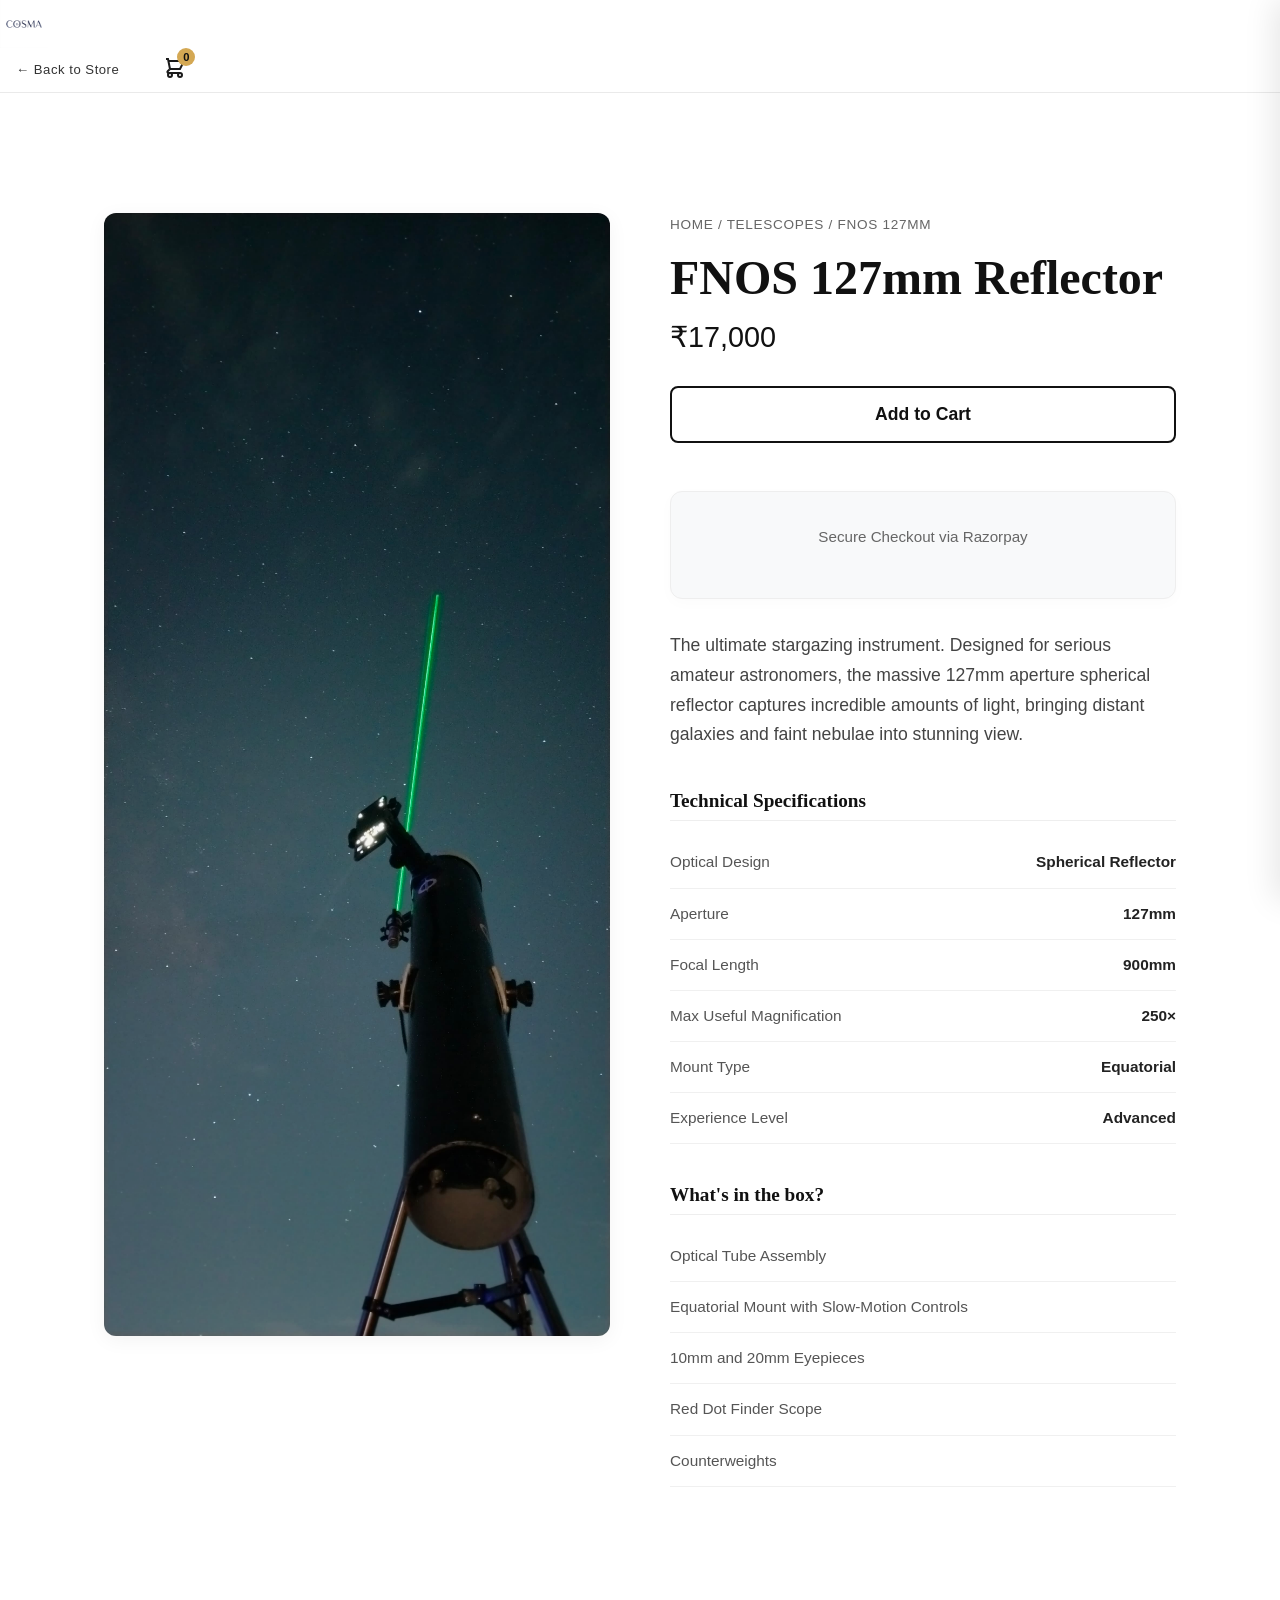
<file: product-127mm.html>
<!DOCTYPE html>
<html lang="en">
<head>
    <meta charset="UTF-8">
    <meta name="viewport" content="width=device-width, initial-scale=1.0">
    <meta http-equiv="Content-Security-Policy" content="default-src 'self' https: 'unsafe-inline' 'unsafe-eval' data:;">
    <title>FNOS 127mm Reflector Telescope - Cosma</title>
    
    <!-- Fonts -->
    <link rel="preconnect" href="https://fonts.googleapis.com">
    <link rel="preconnect" href="https://fonts.gstatic.com" crossorigin>
    <link href="https://fonts.googleapis.com/css2?family=DM+Sans:opsz,wght@9..40,300;9..40,400;9..40,500;9..40,600&family=Playfair+Display:ital,wght@0,400;0,600;0,700;1,400&display=swap" rel="stylesheet">
    
    <!-- CSS -->
    <link rel="stylesheet" href="styles.css">
    
    <!-- Favicon -->
    <link rel="icon" type="image/x-icon" href="images/favicon.ico">
</head>
<body class="ecommerce-page">
    
    <!-- Navigation -->
    <nav class="navbar ecommerce-nav">
        <div class="nav-container">
            <a href="index.html" class="logo">
                <img src="images/cosma-logo.png" alt="Cosma Logo" class="logo-img">
            </a>
            <div class="nav-links" style="display: flex; gap: 20px; align-items: center;">
                <a href="index.html#products" class="nav-link">← Back to Store</a>
                <button class="nav-cart-btn open-cart" aria-label="Open Cart">
                    <svg width="24" height="24" fill="none" stroke="currentColor" stroke-width="2" viewBox="0 0 24 24">
                        <path d="M3 3h2l.4 2M7 13h10l4-8H5.4M7 13L5.4 5M7 13l-2.293 2.293c-.63.63-.184 1.707.707 1.707H17m0 0a2 2 0 100 4 2 2 0 000-4zm-8 2a2 2 0 11-4 0 2 2 0 014 0z"></path>
                    </svg>
                    <span class="cart-count">0</span>
                </button>
            </div>
        </div>
    </nav>

    <!-- Product Showcase -->
    <section class="product-showcase">
        <div class="product-showcase-container">
            
            <!-- Left Column: Gallery -->
            <div class="product-gallery">
                <div class="product-main-image">
                    <img src="images/products/fnos-127mm.jpg" alt="FNOS 127mm Telescope">
                </div>
            </div>

            <!-- Right Column: Details & Checkout -->
            <div class="product-details-pane">
                <div class="product-breadcrumbs">
                    <a href="index.html">Home</a> / <a href="index.html#products">Telescopes</a> / FNOS 127mm
                </div>
                
                <h1 class="ecommerce-title">FNOS 127mm Reflector</h1>
                <div class="ecommerce-price">₹17,000</div>

                <!-- CART BUTTON -->
                <button class="btn-add-to-cart add-to-cart-btn" data-id="fnos-127mm" data-name="FNOS 127mm Reflector" data-price="16000" data-img="images/products/fnos-127mm.jpg">
                    Add to Cart
                </button>

                <!-- RAZORPAY CHECKOUT AREA -->
                <div class="razorpay-checkout-container">
                    <p class="razorpay-placeholder">Secure Checkout via Razorpay</p>
                    
                    <!-- Razorpay Button Added from Manager's Doc -->
                    <form><script src="https://checkout.razorpay.com/v1/payment-button.js" data-payment_button_id="pl_SxBiix5lFFbKcT" async> </script> </form>
                    
                </div>
                <!-- END RAZORPAY CHECKOUT AREA -->

                <div class="ecommerce-description">
                    <p>The ultimate stargazing instrument. Designed for serious amateur astronomers, the massive 127mm aperture spherical reflector captures incredible amounts of light, bringing distant galaxies and faint nebulae into stunning view.</p>
                </div>

                <div class="ecommerce-specs">
                    <h3>Technical Specifications</h3>
                    <ul>
                        <li><span>Optical Design</span> <strong>Spherical Reflector</strong></li>
                        <li><span>Aperture</span> <strong>127mm</strong></li>
                        <li><span>Focal Length</span> <strong>900mm</strong></li>
                        <li><span>Max Useful Magnification</span> <strong>250×</strong></li>
                        <li><span>Mount Type</span> <strong>Equatorial</strong></li>
                        <li><span>Experience Level</span> <strong>Advanced</strong></li>
                    </ul>
                </div>
                
                <div class="ecommerce-specs">
                    <h3>What's in the box?</h3>
                    <ul>
                        <li><span>Optical Tube Assembly</span></li>
                        <li><span>Equatorial Mount with Slow-Motion Controls</span></li>
                        <li><span>10mm and 20mm Eyepieces</span></li>
                        <li><span>Red Dot Finder Scope</span></li>
                        <li><span>Counterweights</span></li>
                    </ul>
                </div>
            </div>
        </div>
    </section>

    <!-- ═══════════════════════════════════════════ -->
    <!-- CART DRAWER                                 -->
    <!-- ═══════════════════════════════════════════ -->
    <div id="cart-drawer-overlay" class="cart-drawer-overlay"></div>
    <div id="cart-drawer" class="cart-drawer">
        <div class="cart-header">
            <h2>Your Cart</h2>
            <button class="cart-close" aria-label="Close Cart">×</button>
        </div>
        <div class="cart-items" id="cart-items-container">
            <!-- Cart Items Rendered via JS -->
        </div>
        <div class="cart-footer">
            <div class="cart-total">
                <span>Total</span>
                <span id="cart-total-price">₹0</span>
            </div>
            <a href="#" id="checkout-btn" class="btn-checkout">Checkout via WhatsApp</a>
        </div>
    </div>

    <!-- JAVASCRIPT -->
    <script src="script.js"></script>
</body>
</html>
</file>
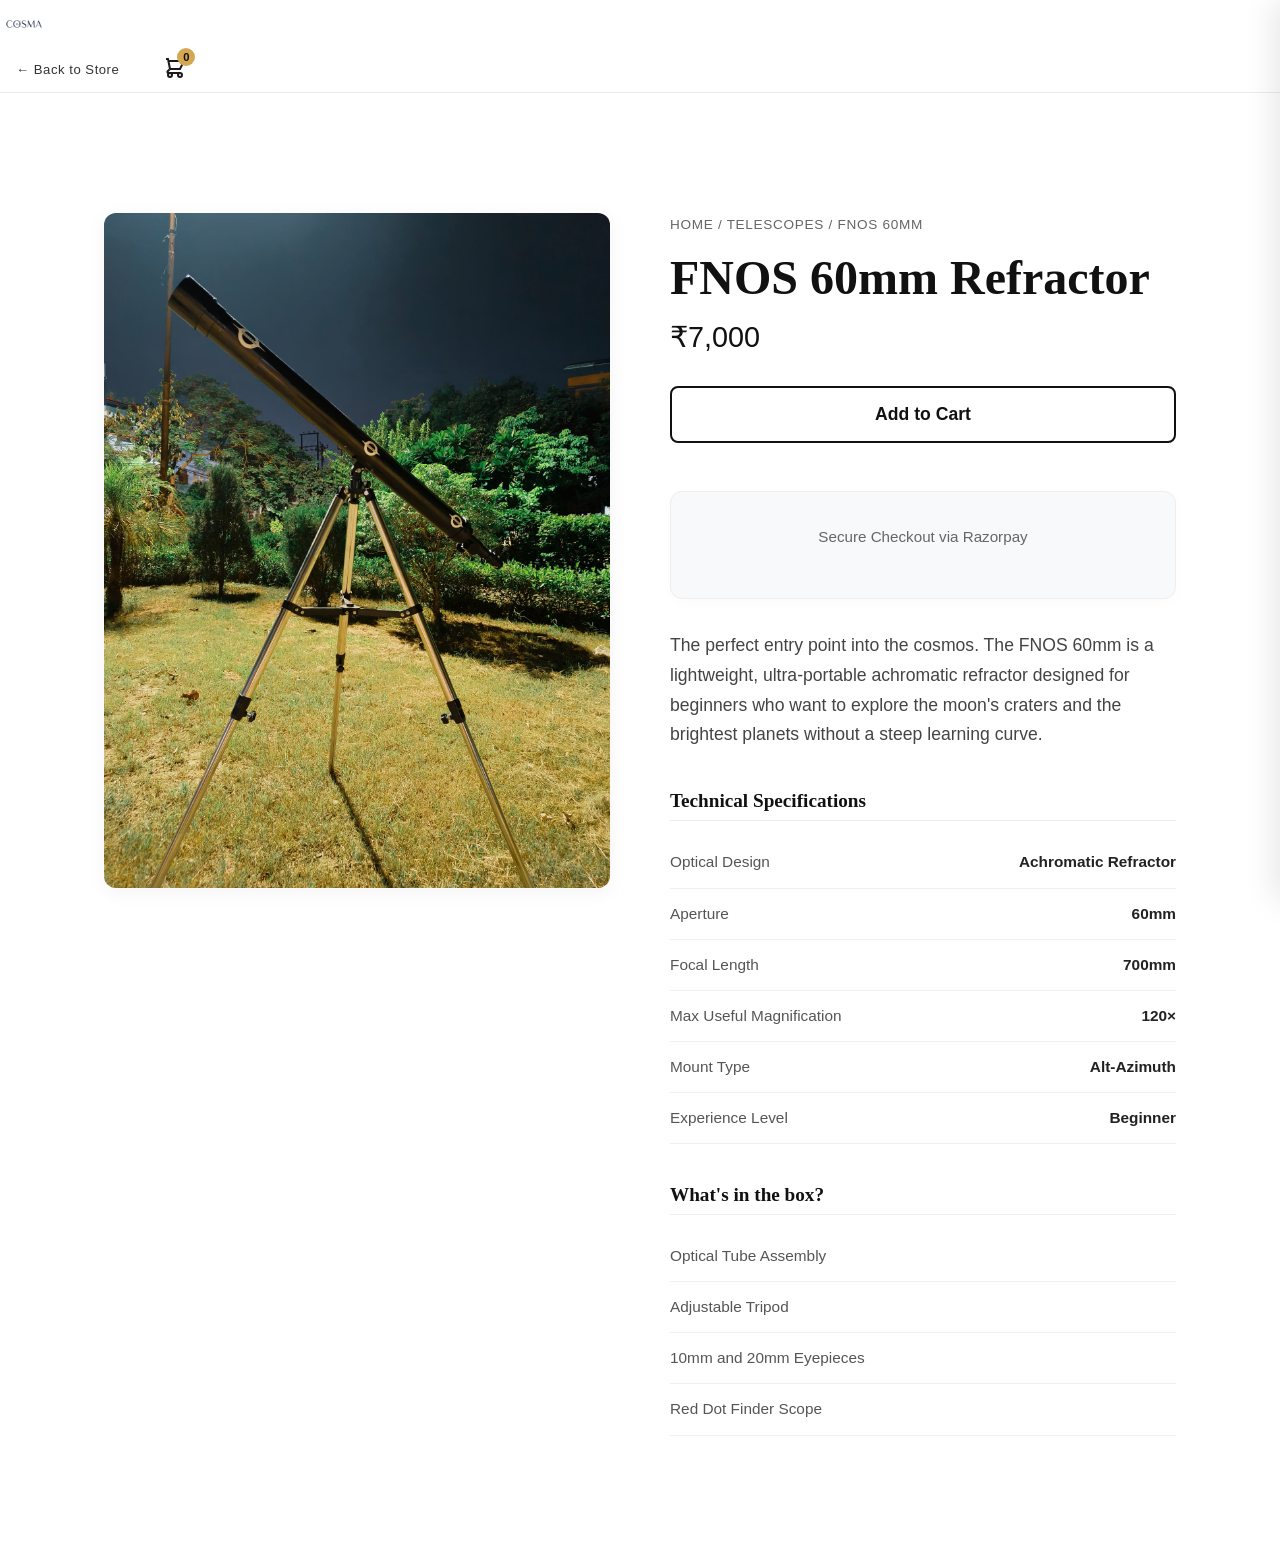
<file: product-60mm.html>
<!DOCTYPE html>
<html lang="en">
<head>
    <meta charset="UTF-8">
    <meta name="viewport" content="width=device-width, initial-scale=1.0">
    <meta http-equiv="Content-Security-Policy" content="default-src 'self' https: 'unsafe-inline' 'unsafe-eval' data:;">
    <title>FNOS 60mm Refractor Telescope - Cosma</title>
    
    <!-- Fonts -->
    <link rel="preconnect" href="https://fonts.googleapis.com">
    <link rel="preconnect" href="https://fonts.gstatic.com" crossorigin>
    <link href="https://fonts.googleapis.com/css2?family=DM+Sans:opsz,wght@9..40,300;9..40,400;9..40,500;9..40,600&family=Playfair+Display:ital,wght@0,400;0,600;0,700;1,400&display=swap" rel="stylesheet">
    
    <!-- CSS -->
    <link rel="stylesheet" href="styles.css">
    
    <!-- Favicon -->
    <link rel="icon" type="image/x-icon" href="images/favicon.ico">
</head>
<body class="ecommerce-page">
    
    <!-- Navigation -->
    <nav class="navbar ecommerce-nav">
        <div class="nav-container">
            <a href="index.html" class="logo">
                <img src="images/cosma-logo.png" alt="Cosma Logo" class="logo-img">
            </a>
            <div class="nav-links" style="display: flex; gap: 20px; align-items: center;">
                <a href="index.html#products" class="nav-link">← Back to Store</a>
                <button class="nav-cart-btn open-cart" aria-label="Open Cart">
                    <svg width="24" height="24" fill="none" stroke="currentColor" stroke-width="2" viewBox="0 0 24 24">
                        <path d="M3 3h2l.4 2M7 13h10l4-8H5.4M7 13L5.4 5M7 13l-2.293 2.293c-.63.63-.184 1.707.707 1.707H17m0 0a2 2 0 100 4 2 2 0 000-4zm-8 2a2 2 0 11-4 0 2 2 0 014 0z"></path>
                    </svg>
                    <span class="cart-count">0</span>
                </button>
            </div>
        </div>
    </nav>

    <!-- Product Showcase -->
    <section class="product-showcase">
        <div class="product-showcase-container">
            
            <!-- Left Column: Gallery -->
            <div class="product-gallery">
                <div class="product-main-image">
                    <img src="images/products/fnos-60mm.jpg" alt="FNOS 60mm Telescope">
                </div>
            </div>

            <!-- Right Column: Details & Checkout -->
            <div class="product-details-pane">
                <div class="product-breadcrumbs">
                    <a href="index.html">Home</a> / <a href="index.html#products">Telescopes</a> / FNOS 60mm
                </div>
                
                <h1 class="ecommerce-title">FNOS 60mm Refractor</h1>
                <div class="ecommerce-price">₹7,000</div>

                <!-- CART BUTTON -->
                <button class="btn-add-to-cart add-to-cart-btn" data-id="fnos-60mm" data-name="FNOS 60mm Refractor" data-price="7000" data-img="images/products/fnos-60mm.jpg">
                    Add to Cart
                </button>

                <!-- RAZORPAY CHECKOUT AREA -->
                <div class="razorpay-checkout-container">
                    <p class="razorpay-placeholder">Secure Checkout via Razorpay</p>
                    
                    <!-- Razorpay Button Added from Manager's Doc -->
                    <form><script src="https://checkout.razorpay.com/v1/payment-button.js" data-payment_button_id="pl_SxBdCwoOSw4e2a" async> </script> </form>
                    
                </div>
                <!-- END RAZORPAY CHECKOUT AREA -->

                <div class="ecommerce-description">
                    <p>The perfect entry point into the cosmos. The FNOS 60mm is a lightweight, ultra-portable achromatic refractor designed for beginners who want to explore the moon's craters and the brightest planets without a steep learning curve.</p>
                </div>

                <div class="ecommerce-specs">
                    <h3>Technical Specifications</h3>
                    <ul>
                        <li><span>Optical Design</span> <strong>Achromatic Refractor</strong></li>
                        <li><span>Aperture</span> <strong>60mm</strong></li>
                        <li><span>Focal Length</span> <strong>700mm</strong></li>
                        <li><span>Max Useful Magnification</span> <strong>120×</strong></li>
                        <li><span>Mount Type</span> <strong>Alt-Azimuth</strong></li>
                        <li><span>Experience Level</span> <strong>Beginner</strong></li>
                    </ul>
                </div>
                
                <div class="ecommerce-specs">
                    <h3>What's in the box?</h3>
                    <ul>
                        <li><span>Optical Tube Assembly</span></li>
                        <li><span>Adjustable Tripod</span></li>
                        <li><span>10mm and 20mm Eyepieces</span></li>
                        <li><span>Red Dot Finder Scope</span></li>
                    </ul>
                </div>
            </div>
        </div>
    </section>

    <!-- ═══════════════════════════════════════════ -->
    <!-- CART DRAWER                                 -->
    <!-- ═══════════════════════════════════════════ -->
    <div id="cart-drawer-overlay" class="cart-drawer-overlay"></div>
    <div id="cart-drawer" class="cart-drawer">
        <div class="cart-header">
            <h2>Your Cart</h2>
            <button class="cart-close" aria-label="Close Cart">×</button>
        </div>
        <div class="cart-items" id="cart-items-container">
            <!-- Cart Items Rendered via JS -->
        </div>
        <div class="cart-footer">
            <div class="cart-total">
                <span>Total</span>
                <span id="cart-total-price">₹0</span>
            </div>
            <a href="#" id="checkout-btn" class="btn-checkout">Checkout via WhatsApp</a>
        </div>
    </div>

    <!-- JAVASCRIPT -->
    <script src="script.js"></script>
</body>
</html>
</file>
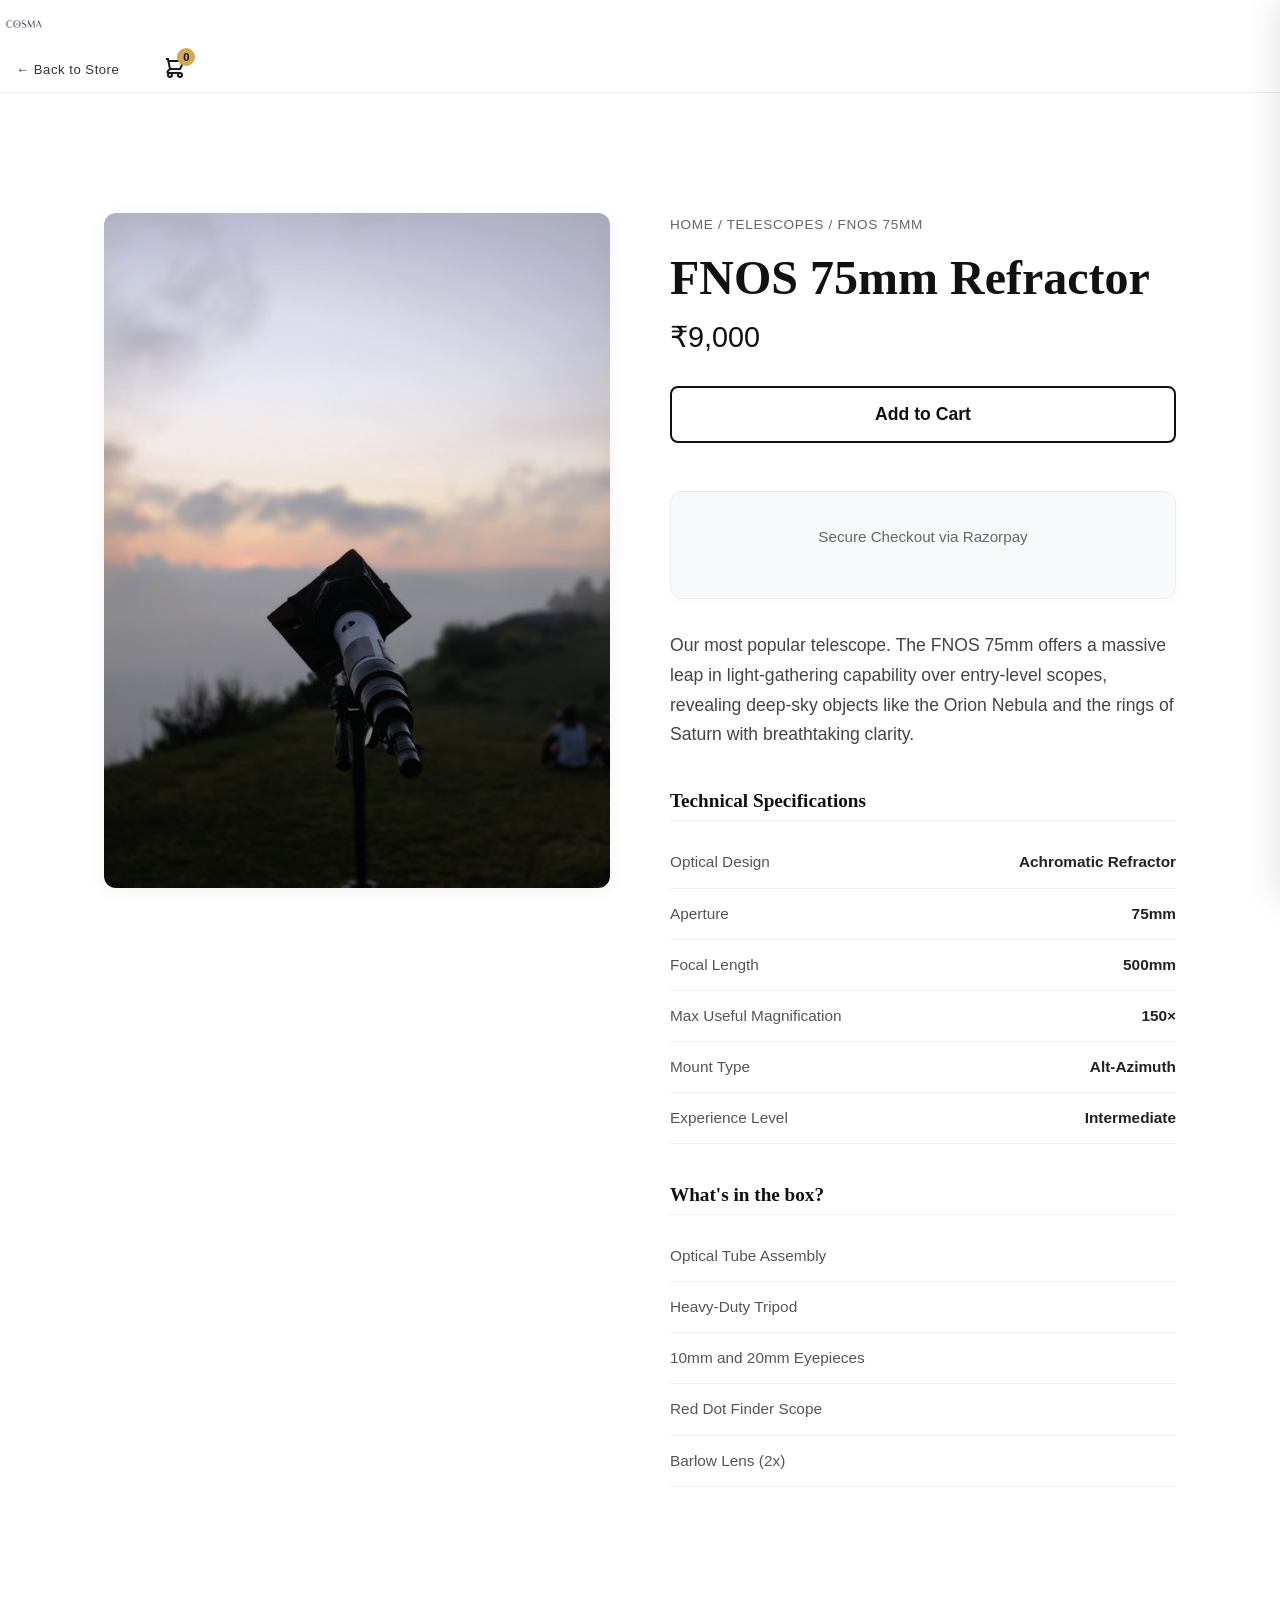
<file: product-75mm.html>
<!DOCTYPE html>
<html lang="en">
<head>
    <meta charset="UTF-8">
    <meta name="viewport" content="width=device-width, initial-scale=1.0">
    <meta http-equiv="Content-Security-Policy" content="default-src 'self' https: 'unsafe-inline' 'unsafe-eval' data:;">
    <title>FNOS 75mm Refractor Telescope - Cosma</title>
    
    <!-- Fonts -->
    <link rel="preconnect" href="https://fonts.googleapis.com">
    <link rel="preconnect" href="https://fonts.gstatic.com" crossorigin>
    <link href="https://fonts.googleapis.com/css2?family=DM+Sans:opsz,wght@9..40,300;9..40,400;9..40,500;9..40,600&family=Playfair+Display:ital,wght@0,400;0,600;0,700;1,400&display=swap" rel="stylesheet">
    
    <!-- CSS -->
    <link rel="stylesheet" href="styles.css">
    
    <!-- Favicon -->
    <link rel="icon" type="image/x-icon" href="images/favicon.ico">
</head>
<body class="ecommerce-page">
    
    <!-- Navigation -->
    <nav class="navbar ecommerce-nav">
        <div class="nav-container">
            <a href="index.html" class="logo">
                <img src="images/cosma-logo.png" alt="Cosma Logo" class="logo-img">
            </a>
            <div class="nav-links" style="display: flex; gap: 20px; align-items: center;">
                <a href="index.html#products" class="nav-link">← Back to Store</a>
                <button class="nav-cart-btn open-cart" aria-label="Open Cart">
                    <svg width="24" height="24" fill="none" stroke="currentColor" stroke-width="2" viewBox="0 0 24 24">
                        <path d="M3 3h2l.4 2M7 13h10l4-8H5.4M7 13L5.4 5M7 13l-2.293 2.293c-.63.63-.184 1.707.707 1.707H17m0 0a2 2 0 100 4 2 2 0 000-4zm-8 2a2 2 0 11-4 0 2 2 0 014 0z"></path>
                    </svg>
                    <span class="cart-count">0</span>
                </button>
            </div>
        </div>
    </nav>

    <!-- Product Showcase -->
    <section class="product-showcase">
        <div class="product-showcase-container">
            
            <!-- Left Column: Gallery -->
            <div class="product-gallery">
                <div class="product-main-image">
                    <img src="images/products/fnos-75mm.jpg" alt="FNOS 75mm Telescope">
                </div>
            </div>

            <!-- Right Column: Details & Checkout -->
            <div class="product-details-pane">
                <div class="product-breadcrumbs">
                    <a href="index.html">Home</a> / <a href="index.html#products">Telescopes</a> / FNOS 75mm
                </div>
                
                <h1 class="ecommerce-title">FNOS 75mm Refractor</h1>
                <div class="ecommerce-price">₹9,000</div>

                <!-- CART BUTTON -->
                <button class="btn-add-to-cart add-to-cart-btn" data-id="fnos-75mm" data-name="FNOS 75mm Refractor" data-price="9000" data-img="images/products/fnos-75mm.jpg">
                    Add to Cart
                </button>

                <!-- RAZORPAY CHECKOUT AREA -->
                <div class="razorpay-checkout-container">
                    <p class="razorpay-placeholder">Secure Checkout via Razorpay</p>
                    
                    <!-- Razorpay Button Added from Manager's Doc -->
                    <form><script src="https://checkout.razorpay.com/v1/payment-button.js" data-payment_button_id="pl_SxBnFPEohLNyxw" async> </script> </form>
                    
                </div>
                <!-- END RAZORPAY CHECKOUT AREA -->

                <div class="ecommerce-description">
                    <p>Our most popular telescope. The FNOS 75mm offers a massive leap in light-gathering capability over entry-level scopes, revealing deep-sky objects like the Orion Nebula and the rings of Saturn with breathtaking clarity.</p>
                </div>

                <div class="ecommerce-specs">
                    <h3>Technical Specifications</h3>
                    <ul>
                        <li><span>Optical Design</span> <strong>Achromatic Refractor</strong></li>
                        <li><span>Aperture</span> <strong>75mm</strong></li>
                        <li><span>Focal Length</span> <strong>500mm</strong></li>
                        <li><span>Max Useful Magnification</span> <strong>150×</strong></li>
                        <li><span>Mount Type</span> <strong>Alt-Azimuth</strong></li>
                        <li><span>Experience Level</span> <strong>Intermediate</strong></li>
                    </ul>
                </div>
                
                <div class="ecommerce-specs">
                    <h3>What's in the box?</h3>
                    <ul>
                        <li><span>Optical Tube Assembly</span></li>
                        <li><span>Heavy-Duty Tripod</span></li>
                        <li><span>10mm and 20mm Eyepieces</span></li>
                        <li><span>Red Dot Finder Scope</span></li>
                        <li><span>Barlow Lens (2x)</span></li>
                    </ul>
                </div>
            </div>
        </div>
    </section>

    <!-- ═══════════════════════════════════════════ -->
    <!-- CART DRAWER                                 -->
    <!-- ═══════════════════════════════════════════ -->
    <div id="cart-drawer-overlay" class="cart-drawer-overlay"></div>
    <div id="cart-drawer" class="cart-drawer">
        <div class="cart-header">
            <h2>Your Cart</h2>
            <button class="cart-close" aria-label="Close Cart">×</button>
        </div>
        <div class="cart-items" id="cart-items-container">
            <!-- Cart Items Rendered via JS -->
        </div>
        <div class="cart-footer">
            <div class="cart-total">
                <span>Total</span>
                <span id="cart-total-price">₹0</span>
            </div>
            <a href="#" id="checkout-btn" class="btn-checkout">Checkout via WhatsApp</a>
        </div>
    </div>

    <!-- JAVASCRIPT -->
    <script src="script.js"></script>
</body>
</html>
</file>
<file: styles.css>
/* ═══════════════════════════════════════════════════════════════
   UNIVERSIA — Main Stylesheet
   Design: Deep space palette with warm amber accents
   Fonts: Playfair Display (serif headings) + DM Sans (body)
   ═══════════════════════════════════════════════════════════════ */

/* ─── Reset & Base ─────────────────────────────────────────── */
*, *::before, *::after {
    margin: 0;
    padding: 0;
    box-sizing: border-box;
}

:root {
    /* Deep space palette */
    --bg-deep: #06080f;
    --bg-primary: #0a0e1a;
    --bg-elevated: #0f1628;
    --bg-card: #111a2e;
    --bg-card-hover: #162040;

    /* Warm amber accent — like starlight */
    --accent: #d4a853;
    --accent-light: #e8c47c;
    --accent-dim: #9a7430;
    --accent-glow: rgba(212, 168, 83, 0.15);
    --accent-glow-strong: rgba(212, 168, 83, 0.3);

    /* Text */
    --text-primary: #e8e4dd;
    --text-secondary: #9a978f;
    --text-dim: #5c5a54;
    --text-inverse: #0a0e1a;

    /* Borders */
    --border-subtle: rgba(232, 196, 124, 0.08);
    --border-medium: rgba(232, 196, 124, 0.15);
    --border-accent: rgba(212, 168, 83, 0.4);

    /* Spacing */
    --section-pad: clamp(80px, 10vw, 140px);
    --container-max: 1200px;
    --container-wide: 1400px;

    /* Type scale */
    --fs-hero: clamp(3.2rem, 8vw, 7rem);
    --fs-h2: clamp(2rem, 4vw, 3.5rem);
    --fs-h3: clamp(1.2rem, 2vw, 1.6rem);
    --fs-body: clamp(0.95rem, 1.2vw, 1.1rem);
    --fs-small: clamp(0.8rem, 0.9vw, 0.9rem);
    --fs-tag: 0.72rem;

    /* Radius */
    --radius-sm: 6px;
    --radius-md: 12px;
    --radius-lg: 20px;
    --radius-xl: 32px;

    /* Transitions */
    --ease-out: cubic-bezier(0.25, 0.46, 0.45, 0.94);
    --ease-spring: cubic-bezier(0.34, 1.56, 0.64, 1);
    --transition-fast: 200ms var(--ease-out);
    --transition-medium: 400ms var(--ease-out);
    --transition-slow: 700ms var(--ease-out);
}

html {
    scroll-behavior: smooth;
    -webkit-font-smoothing: antialiased;
    -moz-osx-font-smoothing: grayscale;
}

body {
    font-family: 'DM Sans', -apple-system, BlinkMacSystemFont, sans-serif;
    font-size: var(--fs-body);
    line-height: 1.7;
    color: var(--text-primary);
    background-color: var(--bg-deep);
    overflow-x: hidden;
}

a {
    color: var(--accent-light);
    text-decoration: none;
    transition: color var(--transition-fast);
}
a:hover {
    color: var(--accent);
}

img {
    max-width: 100%;
    height: auto;
    display: block;
}

h1, h2, h3, h4 {
    font-family: 'Playfair Display', Georgia, 'Times New Roman', serif;
    font-weight: 700;
    line-height: 1.15;
    color: var(--text-primary);
}

/* ─── Utility Classes ──────────────────────────────────────── */
.section-container {
    max-width: var(--container-max);
    margin: 0 auto;
    padding: 0 clamp(20px, 4vw, 40px);
}

.section-tag {
    display: inline-block;
    font-family: 'DM Sans', sans-serif;
    font-size: var(--fs-tag);
    font-weight: 600;
    letter-spacing: 0.2em;
    text-transform: uppercase;
    color: var(--accent);
    margin-bottom: 16px;
    position: relative;
    padding-left: 28px;
}
.section-tag::before {
    content: '';
    position: absolute;
    left: 0;
    top: 50%;
    width: 18px;
    height: 1px;
    background: var(--accent);
}

.section-heading {
    font-size: var(--fs-h2);
    margin-bottom: 20px;
    color: var(--text-primary);
}
.section-heading em {
    color: var(--accent-light);
    font-style: italic;
}

.section-subtext {
    font-size: var(--fs-body);
    color: var(--text-secondary);
    max-width: 560px;
    line-height: 1.8;
}

.section-header.centered {
    text-align: center;
    margin-bottom: 60px;
}
.section-header.centered .section-subtext {
    margin: 0 auto;
}
.section-header.centered .section-tag {
    padding-left: 0;
}
.section-header.centered .section-tag::before {
    display: none;
}

/* ─── Buttons ──────────────────────────────────────────────── */
.btn {
    display: inline-flex;
    align-items: center;
    gap: 8px;
    font-family: 'DM Sans', sans-serif;
    font-size: 0.9rem;
    font-weight: 600;
    padding: 14px 32px;
    border-radius: var(--radius-xl);
    border: none;
    cursor: pointer;
    transition: all var(--transition-medium);
    text-decoration: none;
    letter-spacing: 0.01em;
}

.btn-primary {
    background: linear-gradient(135deg, var(--accent), var(--accent-dim));
    color: var(--text-inverse);
    box-shadow: 0 4px 24px rgba(212, 168, 83, 0.25);
}
.btn-primary:hover {
    transform: translateY(-2px);
    box-shadow: 0 8px 36px rgba(212, 168, 83, 0.4);
    color: var(--text-inverse);
}

.btn-outline {
    background: transparent;
    color: var(--accent-light);
    border: 1px solid var(--border-accent);
}
.btn-outline:hover {
    background: var(--accent-glow);
    transform: translateY(-2px);
    color: var(--accent-light);
}

.btn-small {
    padding: 10px 24px;
    font-size: 0.82rem;
}

.btn-full {
    width: 100%;
    justify-content: center;
}

/* ─── Reveal Animations ───────────────────────────────────── */
.reveal-up {
    opacity: 0;
    transform: translateY(40px);
    transition: opacity 0.8s var(--ease-out), transform 0.8s var(--ease-out);
    transition-delay: var(--delay, 0s);
}
.reveal-up.revealed {
    opacity: 1;
    transform: translateY(0);
}


/* ═══════════════════════════════════════════════════════════
   NAVIGATION
   ═══════════════════════════════════════════════════════════ */
.site-header {
    position: fixed;
    top: 0;
    left: 0;
    right: 0;
    z-index: 1000;
    padding: 0 clamp(20px, 4vw, 48px);
    transition: all var(--transition-medium);
}

.site-header.scrolled {
    background: rgba(6, 8, 15, 0.85);
    backdrop-filter: blur(20px);
    -webkit-backdrop-filter: blur(20px);
    border-bottom: 1px solid var(--border-subtle);
}

.header-inner {
    max-width: var(--container-wide);
    margin: 0 auto;
    display: flex;
    align-items: center;
    justify-content: space-between;
    height: 80px;
}

.logo {
    display: flex;
    align-items: center;
    gap: 10px;
    text-decoration: none;
    color: var(--text-primary);
}
.logo:hover { color: var(--text-primary); }

.logo-mark {
    font-size: 1.4rem;
    color: var(--accent);
    animation: twinkle 3s ease-in-out infinite;
}

.logo-text {
    font-family: 'DM Sans', sans-serif;
    font-size: 1.15rem;
    font-weight: 700;
    letter-spacing: 0.22em;
    color: var(--text-primary);
}

@keyframes twinkle {
    0%, 100% { opacity: 1; transform: scale(1); }
    50% { opacity: 0.6; transform: scale(0.85); }
}

.nav-links {
    display: flex;
    list-style: none;
    gap: 8px;
}

.nav-link {
    font-family: 'DM Sans', sans-serif;
    font-size: 0.82rem;
    font-weight: 500;
    letter-spacing: 0.04em;
    color: var(--text-secondary);
    padding: 8px 16px;
    border-radius: var(--radius-xl);
    transition: all var(--transition-fast);
    text-decoration: none;
}
.nav-link:hover,
.nav-link.active {
    color: var(--text-primary);
    background: rgba(232, 196, 124, 0.06);
}
.nav-link.active {
    color: var(--accent-light);
}

/* Mobile toggle */
.mobile-toggle {
    display: none;
    flex-direction: column;
    gap: 5px;
    background: none;
    border: none;
    cursor: pointer;
    padding: 8px;
    z-index: 1001;
}
.mobile-toggle span {
    width: 24px;
    height: 2px;
    background: var(--text-primary);
    border-radius: 2px;
    transition: all var(--transition-fast);
}
.mobile-toggle.open span:nth-child(1) {
    transform: rotate(45deg) translate(5px, 5px);
}
.mobile-toggle.open span:nth-child(2) {
    opacity: 0;
}
.mobile-toggle.open span:nth-child(3) {
    transform: rotate(-45deg) translate(5px, -5px);
}


/* ═══════════════════════════════════════════════════════════
   HERO SECTION
   ═══════════════════════════════════════════════════════════ */
.hero-section {
    position: relative;
    min-height: 100vh;
    display: flex;
    align-items: center;
    justify-content: center;
    overflow: hidden;
}

.star-canvas {
    position: absolute;
    inset: 0;
    width: 100%;
    height: 100%;
    z-index: 1;
}

.hero-bg-image {
    position: absolute;
    inset: 0;
    background: url('images/hero-bg.png') center/cover no-repeat;
    opacity: 0.35;
    z-index: 2;
}

.hero-overlay {
    position: absolute;
    inset: 0;
    background:
        radial-gradient(ellipse at 30% 80%, rgba(212, 168, 83, 0.06) 0%, transparent 60%),
        linear-gradient(to top, var(--bg-deep) 0%, transparent 40%),
        linear-gradient(to bottom, rgba(6, 8, 15, 0.4) 0%, transparent 30%);
    z-index: 3;
}

.hero-content {
    position: relative;
    z-index: 4;
    text-align: center;
    padding: 0 clamp(20px, 4vw, 40px);
    max-width: 900px;
    margin-top: 10vh;
}

.hero-eyebrow {
    font-family: 'DM Sans', sans-serif;
    font-size: var(--fs-tag);
    font-weight: 500;
    letter-spacing: 0.25em;
    text-transform: uppercase;
    color: var(--accent);
    margin-bottom: 24px;
    opacity: 0.9;
}

.hero-title {
    font-size: var(--fs-hero);
    font-weight: 800;
    line-height: 1.05;
    margin-bottom: 28px;
}

.hero-line {
    display: block;
}

.hero-line-accent {
    color: var(--accent-light);
    font-style: italic;
    position: relative;
}

.hero-subtitle {
    font-size: clamp(1rem, 1.4vw, 1.2rem);
    color: var(--text-secondary);
    max-width: 620px;
    margin: 0 auto 40px;
    line-height: 1.8;
}

.hero-cta {
    display: flex;
    gap: 16px;
    justify-content: center;
    flex-wrap: wrap;
    margin-bottom: 80px;
}

.hero-scroll-hint {
    display: flex;
    flex-direction: column;
    align-items: center;
    gap: 12px;
    color: var(--text-dim);
    font-size: 0.72rem;
    letter-spacing: 0.15em;
    text-transform: uppercase;
}

.scroll-line {
    width: 1px;
    height: 40px;
    background: linear-gradient(to bottom, var(--accent-dim), transparent);
    animation: scrollPulse 2s ease-in-out infinite;
}

@keyframes scrollPulse {
    0%, 100% { opacity: 0.3; transform: scaleY(0.6); }
    50% { opacity: 1; transform: scaleY(1); }
}


/* ═══════════════════════════════════════════════════════════
   ABOUT SECTION
   ═══════════════════════════════════════════════════════════ */
.about-section {
    padding: var(--section-pad) 0;
    position: relative;
    background: var(--bg-primary);
}

.about-section::before {
    content: '';
    position: absolute;
    top: 0;
    left: 0;
    right: 0;
    height: 1px;
    background: linear-gradient(90deg, transparent, var(--border-medium), transparent);
}

.about-grid {
    display: grid;
    grid-template-columns: 1fr 1fr;
    gap: clamp(40px, 6vw, 100px);
    align-items: center;
}

.about-text .section-heading {
    margin-bottom: 28px;
}

.about-description {
    color: var(--text-secondary);
    margin-bottom: 20px;
    line-height: 1.85;
}

.about-stats {
    display: grid;
    grid-template-columns: repeat(3, 1fr);
    gap: 24px;
    margin-top: 40px;
    padding-top: 32px;
    border-top: 1px solid var(--border-subtle);
}

.stat {
    text-align: left;
}

.stat-number {
    font-family: 'Playfair Display', serif;
    font-size: clamp(2rem, 3vw, 2.8rem);
    font-weight: 700;
    color: var(--accent-light);
    display: inline;
}

.stat-suffix {
    font-family: 'Playfair Display', serif;
    font-size: clamp(1.4rem, 2vw, 1.8rem);
    color: var(--accent);
}

.stat-label {
    display: block;
    font-size: var(--fs-small);
    color: var(--text-dim);
    margin-top: 4px;
    letter-spacing: 0.02em;
}

/* About visual — stacked images */
.about-visual {
    position: relative;
}

.about-image-stack {
    position: relative;
    aspect-ratio: 4/5;
}

.about-img {
    border-radius: var(--radius-lg);
    overflow: hidden;
    box-shadow: 0 20px 60px rgba(0, 0, 0, 0.4);
}

.about-img img {
    width: 100%;
    height: 100%;
    object-fit: cover;
}

.about-img-main {
    width: 85%;
    height: 80%;
    position: relative;
    z-index: 2;
}

.about-img-accent {
    position: absolute;
    bottom: 0;
    right: 0;
    width: 55%;
    height: 50%;
    z-index: 3;
    border: 3px solid var(--bg-primary);
}

.about-decoration {
    position: absolute;
    top: -20px;
    right: 30px;
    width: 120px;
    height: 120px;
    color: var(--accent-dim);
    opacity: 0.4;
    z-index: 1;
    animation: orbitSpin 20s linear infinite;
}

@keyframes orbitSpin {
    from { transform: rotate(0deg); }
    to { transform: rotate(360deg); }
}


/* ═══════════════════════════════════════════════════════════
   PRODUCTS SECTION
   ═══════════════════════════════════════════════════════════ */
.products-section {
    padding: var(--section-pad) 0;
    position: relative;
    background: var(--bg-deep);
}

.products-grid {
    display: grid;
    grid-template-columns: repeat(3, 1fr);
    gap: 28px;
    margin-top: 20px;
}

.product-card {
    background: var(--bg-card);
    border-radius: var(--radius-lg);
    border: 1px solid var(--border-subtle);
    overflow: hidden;
    transition: all var(--transition-medium);
    position: relative;
}

.product-card:hover {
    transform: translateY(-8px);
    border-color: var(--border-medium);
    box-shadow: 0 20px 60px rgba(0, 0, 0, 0.3);
}

.product-card-featured {
    border-color: var(--border-accent);
    background: linear-gradient(175deg, var(--bg-card-hover), var(--bg-card));
}
.product-card-featured:hover {
    border-color: var(--accent);
    box-shadow: 0 20px 60px rgba(212, 168, 83, 0.15), 0 0 0 1px var(--accent-glow);
}

.product-badge {
    position: absolute;
    top: 16px;
    left: 16px;
    z-index: 5;
    font-family: 'DM Sans', sans-serif;
    font-size: 0.68rem;
    font-weight: 700;
    letter-spacing: 0.1em;
    text-transform: uppercase;
    padding: 5px 14px;
    border-radius: var(--radius-xl);
    background: rgba(255, 255, 255, 0.08);
    color: var(--text-secondary);
    backdrop-filter: blur(8px);
}

.product-badge-gold {
    background: rgba(212, 168, 83, 0.2);
    color: var(--accent-light);
    border: 1px solid rgba(212, 168, 83, 0.3);
}

.product-image {
    position: relative;
    height: 260px;
    display: flex;
    align-items: center;
    justify-content: center;
    padding: 20px;
    overflow: hidden;
    background: linear-gradient(180deg, rgba(15, 22, 40, 0.5), rgba(17, 26, 46, 0.8));
}

.product-image img {
    max-height: 220px;
    width: auto;
    object-fit: contain;
    transition: transform var(--transition-medium);
    filter: drop-shadow(0 10px 30px rgba(0, 0, 0, 0.5));
}

.product-card:hover .product-image img {
    transform: scale(1.05);
}

.product-glow {
    position: absolute;
    bottom: -20px;
    left: 50%;
    transform: translateX(-50%);
    width: 120px;
    height: 60px;
    background: radial-gradient(ellipse, var(--accent-glow) 0%, transparent 70%);
    opacity: 0;
    transition: opacity var(--transition-medium);
}
.product-card:hover .product-glow {
    opacity: 1;
}

.product-info {
    padding: 24px;
}

.product-name {
    font-family: 'DM Sans', sans-serif;
    font-size: 1.2rem;
    font-weight: 700;
    margin-bottom: 2px;
}

.product-type {
    font-size: var(--fs-small);
    color: var(--text-dim);
    margin-bottom: 20px;
}

.product-specs {
    list-style: none;
    display: flex;
    flex-direction: column;
    gap: 8px;
    margin-bottom: 24px;
}

.product-specs li {
    display: flex;
    justify-content: space-between;
    font-size: var(--fs-small);
    padding-bottom: 8px;
    border-bottom: 1px solid var(--border-subtle);
}

.spec-label {
    color: var(--text-dim);
}
.spec-value {
    color: var(--text-primary);
    font-weight: 600;
}

.product-footer {
    display: flex;
    align-items: center;
    justify-content: space-between;
    padding-top: 4px;
}

.product-price {
    font-family: 'Playfair Display', serif;
    font-size: 1.5rem;
    font-weight: 700;
    color: var(--accent-light);
}


/* ═══════════════════════════════════════════════════════════
   EXPERIENCES SECTION
   ═══════════════════════════════════════════════════════════ */
.experiences-section {
    padding: var(--section-pad) 0;
    background: var(--bg-primary);
    position: relative;
}

.experiences-section::before {
    content: '';
    position: absolute;
    top: 0;
    left: 0;
    right: 0;
    height: 1px;
    background: linear-gradient(90deg, transparent, var(--border-medium), transparent);
}

.experiences-section .section-header {
    margin-bottom: 50px;
}

.experiences-grid {
    display: grid;
    grid-template-columns: 1fr 1fr;
    gap: 28px;
}

.experience-card {
    background: var(--bg-card);
    border-radius: var(--radius-lg);
    overflow: hidden;
    border: 1px solid var(--border-subtle);
    transition: all var(--transition-medium);
}

.experience-card:hover {
    transform: translateY(-4px);
    border-color: var(--border-medium);
    box-shadow: 0 16px 48px rgba(0, 0, 0, 0.3);
}

.experience-card-wide {
    grid-column: span 2;
    display: grid;
    grid-template-columns: 1.2fr 1fr;
}

.experience-image {
    position: relative;
    height: 220px;
    overflow: hidden;
}

.experience-card-wide .experience-image {
    height: 100%;
    min-height: 280px;
}

.experience-image img {
    width: 100%;
    height: 100%;
    object-fit: cover;
    transition: transform var(--transition-slow);
}
.experience-card:hover .experience-image img {
    transform: scale(1.05);
}

.experience-date {
    position: absolute;
    top: 16px;
    right: 16px;
    padding: 6px 16px;
    border-radius: var(--radius-xl);
    background: rgba(6, 8, 15, 0.7);
    backdrop-filter: blur(8px);
}

.date-label {
    font-family: 'DM Sans', sans-serif;
    font-size: 0.72rem;
    font-weight: 600;
    letter-spacing: 0.08em;
    color: var(--accent-light);
    text-transform: uppercase;
}

.experience-info {
    padding: 28px;
}

.experience-category {
    font-family: 'DM Sans', sans-serif;
    font-size: var(--fs-tag);
    font-weight: 600;
    letter-spacing: 0.15em;
    text-transform: uppercase;
    color: var(--accent);
    margin-bottom: 8px;
    display: block;
}

.experience-title {
    font-size: var(--fs-h3);
    margin-bottom: 12px;
}

.experience-desc {
    font-size: var(--fs-small);
    color: var(--text-secondary);
    margin-bottom: 20px;
    line-height: 1.7;
}


/* ═══════════════════════════════════════════════════════════
   GALLERY SECTION
   ═══════════════════════════════════════════════════════════ */
.gallery-section {
    padding: var(--section-pad) 0;
    background: var(--bg-deep);
}

.gallery-grid {
    display: grid;
    grid-template-columns: repeat(3, 1fr);
    grid-auto-rows: 260px;
    gap: 16px;
}

.gallery-item {
    position: relative;
    border-radius: var(--radius-md);
    overflow: hidden;
    cursor: pointer;
}

.gallery-item img {
    width: 100%;
    height: 100%;
    object-fit: cover;
    transition: transform 0.6s var(--ease-out);
}
.gallery-item:hover img {
    transform: scale(1.08);
}

.gallery-item-tall {
    grid-row: span 2;
}

.gallery-item-wide {
    grid-column: span 2;
}

.gallery-caption {
    position: absolute;
    bottom: 0;
    left: 0;
    right: 0;
    padding: 20px;
    background: linear-gradient(to top, rgba(6, 8, 15, 0.9) 0%, transparent 100%);
    transform: translateY(100%);
    transition: transform var(--transition-medium);
}
.gallery-item:hover .gallery-caption {
    transform: translateY(0);
}

.gallery-caption span {
    display: block;
    font-family: 'Playfair Display', serif;
    font-size: 1.1rem;
    font-weight: 600;
    color: var(--text-primary);
}

.gallery-caption small {
    font-size: 0.75rem;
    color: var(--text-dim);
    letter-spacing: 0.05em;
}


/* ═══════════════════════════════════════════════════════════
   TESTIMONIALS SECTION
   ═══════════════════════════════════════════════════════════ */
.testimonials-section {
    padding: var(--section-pad) 0;
    background: var(--bg-primary);
    position: relative;
    overflow: hidden;
}

.testimonials-section::before {
    content: '';
    position: absolute;
    top: 0;
    left: 0;
    right: 0;
    height: 1px;
    background: linear-gradient(90deg, transparent, var(--border-medium), transparent);
}

.testimonials-track {
    display: grid;
    grid-template-columns: repeat(4, 1fr);
    gap: 24px;
}

.testimonial-card {
    background: var(--bg-card);
    border: 1px solid var(--border-subtle);
    border-radius: var(--radius-lg);
    padding: 32px;
    transition: all var(--transition-medium);
}
.testimonial-card:hover {
    border-color: var(--border-medium);
    transform: translateY(-4px);
}

.testimonial-stars {
    color: var(--accent);
    font-size: 0.9rem;
    letter-spacing: 2px;
    margin-bottom: 16px;
}

.testimonial-text {
    font-size: var(--fs-small);
    color: var(--text-secondary);
    line-height: 1.8;
    margin-bottom: 24px;
    font-style: italic;
}

.testimonial-author {
    display: flex;
    align-items: center;
    gap: 12px;
}

.author-avatar {
    width: 40px;
    height: 40px;
    border-radius: 50%;
    background: linear-gradient(135deg, var(--accent-dim), var(--accent));
    display: flex;
    align-items: center;
    justify-content: center;
    font-family: 'DM Sans', sans-serif;
    font-weight: 700;
    font-size: 0.85rem;
    color: var(--text-inverse);
    flex-shrink: 0;
}

.author-name {
    display: block;
    font-size: 0.85rem;
    font-weight: 600;
    color: var(--text-primary);
}

.author-detail {
    font-size: 0.72rem;
    color: var(--text-dim);
}


/* ═══════════════════════════════════════════════════════════
   CONTACT SECTION
   ═══════════════════════════════════════════════════════════ */
.contact-section {
    padding: var(--section-pad) 0;
    background: var(--bg-deep);
}

.contact-grid {
    display: grid;
    grid-template-columns: 1fr 1.1fr;
    gap: clamp(40px, 6vw, 80px);
    align-items: start;
}

.contact-description {
    color: var(--text-secondary);
    margin-bottom: 36px;
    line-height: 1.8;
}

.contact-details {
    display: flex;
    flex-direction: column;
    gap: 20px;
}

.contact-item {
    display: flex;
    gap: 16px;
    align-items: flex-start;
}

.contact-icon {
    font-size: 1.2rem;
    flex-shrink: 0;
    margin-top: 2px;
}

.contact-item strong {
    display: block;
    font-size: 0.85rem;
    font-weight: 600;
    color: var(--text-primary);
    margin-bottom: 2px;
}

.contact-item p {
    font-size: var(--fs-small);
    color: var(--text-secondary);
    line-height: 1.6;
}

.contact-item a {
    color: var(--accent-light);
}
.contact-item a:hover {
    color: var(--accent);
    text-decoration: underline;
}

/* Contact Form */
.contact-form-wrap {
    background: var(--bg-card);
    border: 1px solid var(--border-subtle);
    border-radius: var(--radius-lg);
    padding: clamp(28px, 4vw, 40px);
}

.contact-form {
    display: flex;
    flex-direction: column;
    gap: 20px;
}

.form-row {
    display: grid;
    grid-template-columns: 1fr 1fr;
    gap: 16px;
}

.form-group {
    display: flex;
    flex-direction: column;
    gap: 6px;
}

.form-group label {
    font-size: 0.78rem;
    font-weight: 600;
    color: var(--text-secondary);
    letter-spacing: 0.03em;
}

.form-group input,
.form-group select,
.form-group textarea {
    font-family: 'DM Sans', sans-serif;
    font-size: 0.9rem;
    padding: 12px 16px;
    border: 1px solid var(--border-subtle);
    border-radius: var(--radius-sm);
    background: var(--bg-elevated);
    color: var(--text-primary);
    outline: none;
    transition: border-color var(--transition-fast);
}

.form-group input::placeholder,
.form-group textarea::placeholder {
    color: var(--text-dim);
}

.form-group input:focus,
.form-group select:focus,
.form-group textarea:focus {
    border-color: var(--accent-dim);
    box-shadow: 0 0 0 3px var(--accent-glow);
}

.form-group select {
    cursor: pointer;
    appearance: none;
    background-image: url("data:image/svg+xml,%3Csvg width='12' height='8' viewBox='0 0 12 8' fill='none' xmlns='http://www.w3.org/2000/svg'%3E%3Cpath d='M1 1.5L6 6.5L11 1.5' stroke='%239a978f' stroke-width='1.5' stroke-linecap='round' stroke-linejoin='round'/%3E%3C/svg%3E");
    background-repeat: no-repeat;
    background-position: right 16px center;
    padding-right: 40px;
}

.form-group textarea {
    resize: vertical;
    min-height: 100px;
}


/* ═══════════════════════════════════════════════════════════
   FOOTER
   ═══════════════════════════════════════════════════════════ */
.site-footer {
    background: var(--bg-primary);
    border-top: 1px solid var(--border-subtle);
    padding: 60px 0 0;
}

.footer-inner {
    max-width: var(--container-max);
    margin: 0 auto;
    padding: 0 clamp(20px, 4vw, 40px);
}

.footer-top {
    display: grid;
    grid-template-columns: 1.5fr 2fr;
    gap: 60px;
    padding-bottom: 48px;
}

.footer-tagline {
    color: var(--text-dim);
    font-size: var(--fs-small);
    margin-top: 12px;
    max-width: 300px;
    line-height: 1.7;
}

.footer-links-group {
    display: grid;
    grid-template-columns: repeat(3, 1fr);
    gap: 40px;
}

.footer-col h4 {
    font-family: 'DM Sans', sans-serif;
    font-size: 0.82rem;
    font-weight: 700;
    letter-spacing: 0.08em;
    text-transform: uppercase;
    color: var(--text-primary);
    margin-bottom: 16px;
}

.footer-col ul {
    list-style: none;
    display: flex;
    flex-direction: column;
    gap: 10px;
}

.footer-col a {
    font-size: var(--fs-small);
    color: var(--text-dim);
    transition: color var(--transition-fast);
}
.footer-col a:hover {
    color: var(--accent-light);
}

.footer-bottom {
    border-top: 1px solid var(--border-subtle);
    padding: 24px 0;
    text-align: center;
}

.footer-bottom p {
    font-size: 0.78rem;
    color: var(--text-dim);
}


/* ═══════════════════════════════════════════════════════════
   WHATSAPP FAB
   ═══════════════════════════════════════════════════════════ */
.whatsapp-fab {
    position: fixed;
    bottom: 28px;
    right: 28px;
    z-index: 900;
    width: 56px;
    height: 56px;
    border-radius: 50%;
    background: #25d366;
    display: flex;
    align-items: center;
    justify-content: center;
    box-shadow: 0 4px 20px rgba(37, 211, 102, 0.35);
    transition: all var(--transition-fast);
}
.whatsapp-fab:hover {
    transform: scale(1.1) translateY(-2px);
    box-shadow: 0 8px 30px rgba(37, 211, 102, 0.5);
}


/* ═══════════════════════════════════════════════════════════
   LIGHTBOX
   ═══════════════════════════════════════════════════════════ */
.lightbox {
    display: none;
    position: fixed;
    inset: 0;
    z-index: 2000;
    background: rgba(6, 8, 15, 0.95);
    backdrop-filter: blur(10px);
    align-items: center;
    justify-content: center;
    padding: 40px;
}
.lightbox.open {
    display: flex;
}

.lightbox-close {
    position: absolute;
    top: 24px;
    right: 32px;
    font-size: 2rem;
    color: var(--text-primary);
    background: none;
    border: none;
    cursor: pointer;
    transition: color var(--transition-fast);
    z-index: 2001;
}
.lightbox-close:hover {
    color: var(--accent);
}

.lightbox-img {
    max-width: 90vw;
    max-height: 85vh;
    object-fit: contain;
    border-radius: var(--radius-md);
}


/* ═══════════════════════════════════════════════════════════
   RESPONSIVE DESIGN
   ═══════════════════════════════════════════════════════════ */

/* Tablet */
@media (max-width: 1024px) {
    .products-grid {
        grid-template-columns: repeat(3, 1fr);
        gap: 20px;
    }

    .testimonials-track {
        grid-template-columns: repeat(2, 1fr);
    }

    .about-grid {
        gap: 40px;
    }
}

/* ═══════════════════════════════════════════════════════════════
   TEAM SECTION
   ═══════════════════════════════════════════════════════════════ */
.team-section {
    padding: var(--section-pad) 0;
    background: var(--bg-deep);
}
.team-accordion {
    display: flex;
    width: 100%;
    height: 600px;
    gap: 16px;
}
.team-slice {
    flex: 1;
    position: relative;
    border-radius: var(--radius-lg);
    overflow: hidden;
    transition: flex 0.6s cubic-bezier(0.25, 1, 0.5, 1);
    cursor: pointer;
    background: var(--bg-card);
}
.team-slice:hover {
    flex: 2.5;
}
.slice-bg {
    position: absolute;
    top: 0; 
    left: 0; 
    width: 100%; 
    height: 100%;
}
.slice-bg img {
    width: 100%; 
    height: 100%; 
    object-fit: cover;
    object-position: center 20%;
    filter: grayscale(100%) contrast(1.1);
    transition: filter 0.6s cubic-bezier(0.25, 1, 0.5, 1), transform 0.6s cubic-bezier(0.25, 1, 0.5, 1);
}
.team-slice:hover .slice-bg img {
    filter: grayscale(0) contrast(1.1);
    transform: scale(1.05);
}
.slice-content {
    position: absolute;
    bottom: 0; 
    left: 0; 
    width: 100%;
    padding: 40px 32px;
    background: linear-gradient(0deg, rgba(10,14,26,0.95) 0%, rgba(10,14,26,0.8) 50%, transparent 100%);
    display: flex;
    flex-direction: column;
    justify-content: flex-end;
    height: 100%;
}
.slice-header {
    transform: translateY(0);
    transition: transform 0.6s cubic-bezier(0.25, 1, 0.5, 1);
}
.team-name {
    font-family: 'Playfair Display', serif;
    font-size: 1.8rem;
    margin-bottom: 8px;
    color: var(--text-primary);
    white-space: nowrap;
}
.team-role {
    font-size: 0.85rem;
    font-weight: 700;
    color: var(--accent);
    display: inline-block;
    letter-spacing: 0.1em;
    text-transform: uppercase;
}
.slice-body {
    opacity: 0;
    max-height: 0;
    overflow: hidden;
    transition: opacity 0.6s cubic-bezier(0.25, 1, 0.5, 1), max-height 0.6s cubic-bezier(0.25, 1, 0.5, 1), margin-top 0.6s cubic-bezier(0.25, 1, 0.5, 1);
}
.team-bio {
    font-size: 0.95rem;
    color: var(--text-secondary);
    line-height: 1.6;
    margin-bottom: 16px;
    /* Limit width to prevent text stretching on large screens */
    max-width: 400px;
}
.team-slice:hover .slice-header {
    transform: translateY(-16px);
}
.team-slice:hover .slice-body {
    opacity: 1;
    max-height: 300px;
    margin-top: 16px;
}
.slice-easter-egg {
    display: flex;
    gap: 8px;
    align-items: baseline;
    border-top: 1px solid var(--border-subtle);
    padding-top: 12px;
}
.slice-easter-egg .detail-label {
    font-size: 0.75rem;
    text-transform: uppercase;
    letter-spacing: 0.1em;
    color: var(--text-secondary);
}
.slice-easter-egg .detail-value {
    font-family: 'Playfair Display', serif;
    font-size: 1.2rem;
    font-style: italic;
    color: var(--accent);
}
@media (max-width: 860px) {
    .team-accordion {
        flex-direction: column;
        height: 1200px;
    }
    .team-slice {
        flex: 1;
    }
    .team-slice:hover {
        flex: 1.5;
    }
    .team-name {
        white-space: normal;
    }
}
.about-photos {
    margin-top: 80px;
    overflow: hidden;
    position: relative;
    padding: 20px 0;
}
.about-photos::before, .about-photos::after {
    content: '';
    position: absolute;
    top: 0;
    bottom: 0;
    width: 100px;
    z-index: 2;
}
.about-photos::before { left: 0; background: linear-gradient(to right, var(--bg-primary), transparent); }
.about-photos::after { right: 0; background: linear-gradient(to left, var(--bg-primary), transparent); }

.about-photos-scroll {
    display: flex;
    gap: 16px;
    width: max-content;
    animation: scrollPhotos 40s linear infinite;
}
.about-photos:hover .about-photos-scroll {
    animation-play-state: paused;
}
.about-photo-item {
    width: 260px;
    height: 180px;
    border-radius: var(--radius-md);
    overflow: hidden;
    flex-shrink: 0;
}
.about-photo-item img {
    width: 100%;
    height: 100%;
    object-fit: cover;
    transition: transform var(--transition-medium);
}
.about-photo-item:hover img {
    transform: scale(1.1);
}
@keyframes scrollPhotos {
    0% { transform: translateX(0); }
    100% { transform: translateX(-50%); }
}

/* ─── Gallery & Reviews Updates ─── */
.logo-img {
    height: 48px;
    width: auto;
}
.gallery-filters {
    display: flex;
    justify-content: center;
    gap: 12px;
    margin-bottom: 40px;
    flex-wrap: wrap;
}
.gallery-filter {
    background: transparent;
    border: 1px solid var(--border-medium);
    color: var(--text-secondary);
    padding: 8px 24px;
    border-radius: var(--radius-xl);
    cursor: pointer;
    font-family: 'DM Sans', sans-serif;
    font-size: 0.9rem;
    transition: all var(--transition-fast);
}
.gallery-filter.active, .gallery-filter:hover {
    background: var(--accent-glow);
    color: var(--accent-light);
    border-color: var(--accent);
}
.gallery-masonry {
    display: grid;
    grid-template-columns: repeat(auto-fill, minmax(280px, 1fr));
    gap: 16px;
    grid-auto-flow: dense;
}
.team-hover-detail {
    position: absolute;
    bottom: 0;
    left: 0;
    width: 100%;
    height: 100%;
    background: rgba(10, 14, 26, 0.85);
    backdrop-filter: blur(8px);
    -webkit-backdrop-filter: blur(8px);
    padding: 24px;
    display: flex;
    flex-direction: column;
    justify-content: center;
    align-items: center;
    text-align: center;
    transform: translateY(100%);
    opacity: 0;
    transition: all 0.4s cubic-bezier(0.165, 0.84, 0.44, 1);
}
.team-card:hover .team-hover-detail {
    transform: translateY(0);
    opacity: 1;
}
.team-hover-detail .detail-label {
    display: block;
    font-size: 0.8rem;
    text-transform: uppercase;
    letter-spacing: 0.1em;
    color: var(--text-secondary);
    margin-bottom: 8px;
    transform: translateY(20px);
    opacity: 0;
    transition: all 0.4s cubic-bezier(0.165, 0.84, 0.44, 1) 0.1s;
}
.team-hover-detail .detail-value {
    display: block;
    font-family: 'Playfair Display', serif;
    font-size: 1.6rem;
    font-style: italic;
    color: var(--accent);
    transform: translateY(20px);
    opacity: 0;
    transition: all 0.4s cubic-bezier(0.165, 0.84, 0.44, 1) 0.2s;
}
.team-card:hover .team-hover-detail .detail-label,
.team-card:hover .team-hover-detail .detail-value {
    transform: translateY(0);
    opacity: 1;
}
.gallery-item {
    height: 240px;
    border-radius: var(--radius-md);
    overflow: hidden;
    cursor: pointer;
    position: relative;
    display: none; /* hidden by default, shown by js */
}
.gallery-item.show {
    display: block;
    animation: fadeIn 0.5s ease-out forwards;
}
@keyframes fadeIn {
    from { opacity: 0; transform: translateY(10px); }
    to { opacity: 1; transform: translateY(0); }
}
.video-play-overlay {
    position: absolute;
    inset: 0;
    background: rgba(0,0,0,0.3);
    display: flex;
    align-items: center;
    justify-content: center;
    opacity: 0.8;
    transition: opacity var(--transition-fast);
}
.gallery-item:hover .video-play-overlay { opacity: 1; }
.play-icon {
    font-size: 3rem;
    color: var(--accent-light);
    filter: drop-shadow(0 4px 8px rgba(0,0,0,0.5));
}
.gallery-load-more {
    text-align: center;
    margin-top: 40px;
}

.reviews-section {
    padding: var(--section-pad) 0;
    background: var(--bg-primary);
    position: relative;
}
.reviews-section::before {
    content: '';
    position: absolute;
    top: 0;
    left: 0;
    right: 0;
    height: 1px;
    background: linear-gradient(90deg, transparent, var(--border-medium), transparent);
}
.reviews-grid {
    display: flex;
    overflow-x: auto;
    gap: 24px;
    padding: 20px 0;
    scroll-snap-type: x mandatory;
    scrollbar-width: thin;
    scrollbar-color: var(--accent-dim) var(--bg-card);
}
.reviews-grid::-webkit-scrollbar {
    height: 8px;
}
.reviews-grid::-webkit-scrollbar-track {
    background: var(--bg-card);
    border-radius: 4px;
}
.reviews-grid::-webkit-scrollbar-thumb {
    background: var(--accent-dim);
    border-radius: 4px;
}
.review-video-card {
    flex: 0 0 300px;
    height: 500px;
    border-radius: var(--radius-lg);
    overflow: hidden;
    scroll-snap-align: start;
    border: 1px solid var(--border-subtle);
    background: #000;
}
.review-video-card video {
    width: 100%;
    height: 100%;
    object-fit: cover;
}
.lightbox-video {
    max-width: 90vw;
    max-height: 85vh;
    border-radius: var(--radius-md);
}

/* ─── Global Scrollbar ─── */
::-webkit-scrollbar {
    width: 10px;
    height: 10px;
}
::-webkit-scrollbar-track {
    background: var(--bg-deep);
}
::-webkit-scrollbar-thumb {
    background: var(--border-accent);
    border-radius: var(--radius-sm);
}
::-webkit-scrollbar-thumb:hover {
    background: var(--accent-dim);
}

/* ─── Preloader ─── */
.preloader {
    position: fixed;
    inset: 0;
    background: var(--bg-deep);
    z-index: 9999;
    display: flex;
    align-items: center;
    justify-content: center;
    transition: opacity 0.8s ease-out, visibility 0.8s ease-out;
}
.preloader.fade-out {
    opacity: 0;
    visibility: hidden;
}
.preloader-content {
    text-align: center;
    display: flex;
    flex-direction: column;
    align-items: center;
    gap: 20px;
}
.preloader-orbit {
    width: 80px;
    height: 80px;
    animation: pulse 2s infinite ease-in-out;
}
.orbit-spin {
    transform-origin: center;
    animation: spin 1.5s linear infinite;
}
.orbit-planet {
    transform-origin: center;
    animation: spin 3s linear infinite reverse;
}
@keyframes spin {
    to { transform: rotate(360deg); }
}
@keyframes pulse {
    0%, 100% { filter: drop-shadow(0 0 8px var(--accent-glow)); }
    50% { filter: drop-shadow(0 0 20px var(--accent-glow-strong)); }
}
.preloader-text {
    font-family: 'DM Sans', sans-serif;
    font-size: 0.85rem;
    letter-spacing: 0.2em;
    text-transform: uppercase;
    color: var(--accent);
    animation: twinkle 1.5s infinite;
}

/* ─── Team Hover Details ─── */
.team-photo {
    position: relative;
}
.team-hover-detail {
    position: absolute;
    inset: 0;
    background: rgba(10, 14, 26, 0.85);
    backdrop-filter: blur(4px);
    -webkit-backdrop-filter: blur(4px);
    display: flex;
    flex-direction: column;
    align-items: center;
    justify-content: center;
    opacity: 0;
    transform: translateY(20px);
    transition: all var(--transition-medium);
    padding: 20px;
    text-align: center;
}
.team-card:hover .team-hover-detail {
    opacity: 1;
    transform: translateY(0);
}
.team-hover-detail .detail-label {
    font-size: var(--fs-tag);
    color: var(--text-secondary);
    text-transform: uppercase;
    letter-spacing: 0.1em;
    margin-bottom: 8px;
}
.team-hover-detail .detail-value {
    font-family: 'Playfair Display', serif;
    font-size: 1.6rem;
    color: var(--accent-light);
    font-weight: 700;
}

/* ─── Review Custom Video Player ─── */
.review-video-card {
    position: relative;
    cursor: pointer;
}
.review-play-btn {
    position: absolute;
    inset: 0;
    background: rgba(0, 0, 0, 0.4);
    display: flex;
    align-items: center;
    justify-content: center;
    transition: all var(--transition-fast);
}
.review-video-card:hover .review-play-btn {
    background: rgba(0, 0, 0, 0.2);
}
.review-video-card.is-playing .review-play-btn {
    opacity: 0;
    pointer-events: none;
}
.review-play-btn .play-icon {
    font-size: 3.5rem;
    color: rgba(255, 255, 255, 0.9);
    filter: drop-shadow(0 4px 12px rgba(0,0,0,0.4));
    transition: transform var(--transition-fast);
}
.review-video-card:hover .play-icon {
    transform: scale(1.1);
    color: var(--accent-light);
}

/* ─── FAQ Section ─── */
.faq-section {
    padding: var(--section-pad) 0;
    background: var(--bg-deep);
}
.faq-list {
    max-width: 800px;
    margin: 0 auto;
    display: flex;
    flex-direction: column;
    gap: 16px;
}
.faq-item {
    border: 1px solid var(--border-subtle);
    border-radius: var(--radius-md);
    background: var(--bg-card);
    overflow: hidden;
    transition: border-color var(--transition-fast);
}
.faq-item:hover {
    border-color: var(--border-medium);
}
.faq-question {
    width: 100%;
    text-align: left;
    background: transparent;
    border: none;
    padding: 24px;
    font-family: 'DM Sans', sans-serif;
    font-size: 1.1rem;
    font-weight: 600;
    color: var(--text-primary);
    cursor: pointer;
    display: flex;
    justify-content: space-between;
    align-items: center;
}
.faq-icon {
    font-size: 1.5rem;
    font-weight: 300;
    color: var(--accent);
    transition: transform var(--transition-medium);
}
.faq-item.active .faq-icon {
    transform: rotate(45deg);
}
.faq-answer {
    padding: 0 24px;
    max-height: 0;
    overflow: hidden;
    transition: max-height var(--transition-medium), padding var(--transition-medium);
}
.faq-item.active .faq-answer {
    padding: 0 24px 24px;
    max-height: 500px;
}
.faq-answer p {
    color: var(--text-secondary);
    line-height: 1.7;
    margin: 0;
}

/* ─── Custom Cursor ─── */
@media (pointer: fine) {
    body, body * {
        cursor: none !important;
    }
}
.custom-cursor-dot {
    position: fixed;
    top: 0;
    left: 0;
    width: 6px;
    height: 6px;
    background-color: var(--accent);
    border-radius: 50%;
    transform: translate(-50%, -50%);
    pointer-events: none;
    z-index: 99999;
    transition: opacity 0.3s;
}
.custom-cursor-follower {
    position: fixed;
    top: 0;
    left: 0;
    width: 32px;
    height: 32px;
    border: 1px solid rgba(212, 168, 83, 0.5);
    border-radius: 50%;
    transform: translate(-50%, -50%);
    pointer-events: none;
    z-index: 99998;
    transition: width 0.3s cubic-bezier(0.175, 0.885, 0.32, 1.275), 
                height 0.3s cubic-bezier(0.175, 0.885, 0.32, 1.275), 
                background 0.3s, 
                border 0.3s,
                opacity 0.3s;
}
.custom-cursor-follower.hover-active {
    width: 60px;
    height: 60px;
    background: rgba(212, 168, 83, 0.1);
    border-color: transparent;
}
@media (max-width: 860px) {
    .custom-cursor-dot, .custom-cursor-follower {
        display: none !important;
    }
}

/* ─── Ambient Orbs ─── */
.ambient-orb {
    position: absolute;
    border-radius: 50%;
    filter: blur(120px);
    opacity: 0.4;
    pointer-events: none;
    z-index: 0;
    animation: floatOrb 20s infinite alternate ease-in-out;
}
.orb-1 {
    width: 500px;
    height: 500px;
    background: var(--accent);
    top: -100px;
    left: -200px;
    opacity: 0.15;
}
.orb-2 {
    width: 600px;
    height: 600px;
    background: #0044ff;
    bottom: -200px;
    right: -200px;
    opacity: 0.1;
    animation-delay: -5s;
}
.orb-3 {
    width: 700px;
    height: 700px;
    background: var(--accent);
    top: 50%;
    left: 50%;
    transform: translate(-50%, -50%);
    opacity: 0.1;
    animation-duration: 25s;
}
@keyframes floatOrb {
    0% { transform: translate(0, 0) scale(1); }
    100% { transform: translate(50px, -50px) scale(1.1); }
}

/* ─── Tilt Cards & Glare ─── */
.tilt-card {
    position: relative;
    transform-style: preserve-3d;
    transform: perspective(1000px);
    overflow: hidden; /* Contains the glare */
}
.card-glare {
    position: absolute;
    top: -50%;
    left: -50%;
    width: 200%;
    height: 200%;
    pointer-events: none;
    background: radial-gradient(circle at 50% 50%, rgba(255,255,255,0.15) 0%, transparent 60%);
    opacity: 0;
    transition: opacity 0.4s ease-out;
    z-index: 5;
    mix-blend-mode: overlay;
}

/* ─── Newsletter Section ─── */
.newsletter-section {
    padding: 0 0 var(--section-pad) 0;
    background: var(--bg-deep);
}
.newsletter-box {
    background: linear-gradient(135deg, rgba(212, 168, 83, 0.1) 0%, rgba(10, 14, 26, 0.9) 100%);
    border: 1px solid var(--border-accent);
    border-radius: var(--radius-lg);
    padding: 60px 40px;
    display: flex;
    flex-direction: column;
    align-items: center;
    text-align: center;
    max-width: 800px;
    margin: 0 auto;
    box-shadow: 0 20px 40px rgba(0,0,0,0.4);
    position: relative;
    overflow: hidden;
}
.newsletter-box::before {
    content: '';
    position: absolute;
    top: -50%;
    left: -50%;
    width: 200%;
    height: 200%;
    background: radial-gradient(circle, rgba(212, 168, 83, 0.05) 0%, transparent 60%);
    pointer-events: none;
}
.newsletter-heading {
    font-family: 'Playfair Display', serif;
    font-size: 2.5rem;
    color: var(--text-primary);
    margin: 16px 0;
}
.newsletter-desc {
    color: var(--text-secondary);
    font-size: 1.1rem;
    max-width: 500px;
    margin: 0 auto 32px auto;
    line-height: 1.6;
}
.newsletter-form {
    display: flex;
    width: 100%;
    max-width: 450px;
    gap: 12px;
    position: relative;
    z-index: 2;
}
.newsletter-form input {
    flex: 1;
    padding: 14px 20px;
    border-radius: var(--radius-sm);
    border: 1px solid var(--border-subtle);
    background: rgba(255, 255, 255, 0.03);
    color: var(--text-primary);
    font-family: 'DM Sans', sans-serif;
    font-size: 1rem;
    outline: none;
    transition: border-color var(--transition-fast), background var(--transition-fast);
}
.newsletter-form input:focus {
    border-color: var(--accent);
    background: rgba(255, 255, 255, 0.06);
}
.newsletter-form button {
    white-space: nowrap;
}
@media (max-width: 600px) {
    .newsletter-form {
        flex-direction: column;
    }
    .newsletter-form button {
        width: 100%;
    }
    .newsletter-heading {
        font-size: 2rem;
    }
    .newsletter-box {
        padding: 40px 20px;
    }
}

/* Mobile landscape / small tablet */
@media (max-width: 860px) {
    .mobile-toggle {
        display: flex;
    }

    .main-nav {
        position: fixed;
        top: 0;
        right: -100%;
        width: min(320px, 80vw);
        height: 100vh;
        background: rgba(10, 14, 26, 0.98);
        backdrop-filter: blur(24px);
        padding: 100px 40px 40px;
        transition: right var(--transition-medium);
        z-index: 999;
        border-left: 1px solid var(--border-subtle);
    }
    .main-nav.open {
        right: 0;
    }

    .nav-links {
        flex-direction: column;
        gap: 4px;
    }
    .nav-link {
        font-size: 1rem;
        padding: 12px 16px;
    }

    .about-grid {
        grid-template-columns: 1fr;
    }

    .about-visual {
        order: -1;
    }

    .about-image-stack {
        max-width: 450px;
        margin: 0 auto;
    }

    .products-grid {
        grid-template-columns: 1fr 1fr;
    }

    .experiences-grid {
        grid-template-columns: 1fr;
    }
    .experience-card-wide {
        grid-column: span 1;
        grid-template-columns: 1fr;
    }

    .gallery-grid {
        grid-template-columns: repeat(2, 1fr);
        grid-auto-rows: 200px;
    }
    .gallery-item-wide {
        grid-column: span 1;
    }

    .contact-grid {
        grid-template-columns: 1fr;
    }

    .footer-top {
        grid-template-columns: 1fr;
        gap: 40px;
    }

    .footer-links-group {
        grid-template-columns: repeat(3, 1fr);
    }
}

/* Mobile portrait */
@media (max-width: 580px) {
    .products-grid {
        grid-template-columns: 1fr;
        max-width: 400px;
        margin-left: auto;
        margin-right: auto;
    }

    .testimonials-track {
        grid-template-columns: 1fr;
    }

    .gallery-grid {
        grid-template-columns: 1fr;
        grid-auto-rows: 240px;
    }
    .gallery-item-tall {
        grid-row: span 1;
    }

    .form-row {
        grid-template-columns: 1fr;
    }

    .about-stats {
        grid-template-columns: repeat(3, 1fr);
        gap: 16px;
    }

    .hero-cta {
        flex-direction: column;
        align-items: center;
    }

    .footer-links-group {
        grid-template-columns: 1fr 1fr;
        gap: 24px;
    }
}

/* ═══════════════════════════════════════════════════════════════
   E-COMMERCE PRODUCT PAGES (WHITE THEME)
   ═══════════════════════════════════════════════════════════════ */
.ecommerce-page {
    background-color: #ffffff;
    color: #1a1a1a;
    font-family: 'DM Sans', sans-serif;
}

.ecommerce-nav {
    background-color: rgba(255, 255, 255, 0.98);
    border-bottom: 1px solid #eaeaea;
}
.ecommerce-nav .nav-link {
    color: #333;
}
.ecommerce-nav .nav-link:hover {
    color: #000;
}
.ecommerce-nav .logo-img {
    filter: invert(1);
}

.product-showcase {
    padding-top: 120px;
    padding-bottom: 80px;
    min-height: 100vh;
}
.product-showcase-container {
    max-width: 1200px;
    margin: 0 auto;
    padding: 0 5%;
    display: grid;
    grid-template-columns: 1fr 1fr;
    gap: 60px;
}

.product-gallery {
    position: sticky;
    top: 120px;
    align-self: start;
}
.product-main-image {
    width: 100%;
    border-radius: 12px;
    overflow: hidden;
    background: #f5f5f7;
    box-shadow: 0 4px 20px rgba(0,0,0,0.05);
}
.product-main-image img {
    width: 100%;
    display: block;
    mix-blend-mode: multiply; /* Removes white background if any */
}

.product-details-pane {
    display: flex;
    flex-direction: column;
}
.product-breadcrumbs {
    font-size: 0.85rem;
    color: #666;
    margin-bottom: 16px;
    text-transform: uppercase;
    letter-spacing: 0.05em;
}
.product-breadcrumbs a {
    color: #666;
    text-decoration: none;
}
.product-breadcrumbs a:hover {
    color: #000;
}
.ecommerce-title {
    font-family: 'Playfair Display', serif;
    font-size: 3rem;
    color: #111;
    margin-bottom: 8px;
    line-height: 1.1;
}
.ecommerce-price {
    font-size: 1.8rem;
    font-weight: 500;
    color: #111;
    margin-bottom: 24px;
}

.razorpay-checkout-container {
    margin: 32px 0;
    padding: 32px 24px;
    background: #f8f9fa;
    border-radius: 12px;
    border: 1px solid #eee;
    text-align: center;
    box-shadow: 0 4px 15px rgba(0,0,0,0.02);
}
.razorpay-placeholder {
    font-size: 0.95rem;
    color: #666;
    margin-bottom: 16px;
}

.ecommerce-description {
    font-size: 1.1rem;
    color: #444;
    line-height: 1.7;
    margin-bottom: 40px;
}

.ecommerce-specs {
    margin-bottom: 40px;
}
.ecommerce-specs h3 {
    font-size: 1.2rem;
    margin-bottom: 16px;
    color: #111;
    border-bottom: 1px solid #eee;
    padding-bottom: 8px;
}
.ecommerce-specs ul {
    list-style: none;
    padding: 0;
}
.ecommerce-specs li {
    display: flex;
    justify-content: space-between;
    padding: 12px 0;
    border-bottom: 1px solid #f0f0f0;
    color: #555;
}
.ecommerce-specs li strong {
    color: #222;
    font-weight: 600;
}

@media (max-width: 900px) {
    .product-showcase-container {
        grid-template-columns: 1fr;
        gap: 40px;
    }
    .product-gallery {
        position: relative;
        top: 0;
    }
    .ecommerce-title {
        font-size: 2.5rem;
    }
}

/* ═══════════════════════════════════════════════════════════════
   CART DRAWER UI
   ═══════════════════════════════════════════════════════════════ */
.cart-drawer-overlay {
    position: fixed;
    inset: 0;
    background: rgba(0,0,0,0.5);
    backdrop-filter: blur(4px);
    z-index: 10000;
    opacity: 0;
    pointer-events: none;
    transition: opacity 0.3s ease;
}
.cart-drawer-overlay.active {
    opacity: 1;
    pointer-events: all;
}

.cart-drawer {
    position: fixed;
    top: 0;
    right: -400px;
    width: 400px;
    max-width: 100vw;
    height: 100vh;
    background: #fff;
    z-index: 10001;
    box-shadow: -5px 0 30px rgba(0,0,0,0.1);
    transition: right 0.4s cubic-bezier(0.16, 1, 0.3, 1);
    display: flex;
    flex-direction: column;
    color: #111;
}
.cart-drawer.open {
    right: 0;
}

.cart-header {
    display: flex;
    justify-content: space-between;
    align-items: center;
    padding: 24px;
    border-bottom: 1px solid #eee;
}
.cart-header h2 {
    font-size: 1.5rem;
    font-weight: 600;
    margin: 0;
}
.cart-close {
    background: none;
    border: none;
    font-size: 1.5rem;
    cursor: pointer;
    color: #555;
}

.cart-items {
    flex: 1;
    overflow-y: auto;
    padding: 24px;
}
.cart-empty {
    text-align: center;
    color: #888;
    margin-top: 40px;
}
.cart-item {
    display: flex;
    gap: 16px;
    margin-bottom: 24px;
    padding-bottom: 24px;
    border-bottom: 1px solid #f5f5f5;
}
.cart-item-img {
    width: 80px;
    height: 80px;
    border-radius: 8px;
    object-fit: cover;
    background: #f8f9fa;
}
.cart-item-details {
    flex: 1;
}
.cart-item-title {
    font-weight: 600;
    font-size: 1.1rem;
    margin-bottom: 4px;
}
.cart-item-price {
    color: #555;
    margin-bottom: 8px;
}
.cart-item-remove {
    background: none;
    border: none;
    color: #d9534f;
    font-size: 0.85rem;
    cursor: pointer;
    padding: 0;
    text-decoration: underline;
}

.cart-footer {
    padding: 24px;
    border-top: 1px solid #eee;
    background: #fcfcfc;
}
.cart-total {
    display: flex;
    justify-content: space-between;
    font-size: 1.25rem;
    font-weight: 700;
    margin-bottom: 20px;
}
.btn-checkout {
    display: block;
    width: 100%;
    text-align: center;
    padding: 16px;
    background: #111;
    color: #fff;
    text-decoration: none;
    font-weight: 600;
    border-radius: 8px;
    transition: background 0.3s ease;
}
.btn-checkout:hover {
    background: #333;
}

.btn-add-to-cart {
    width: 100%;
    padding: 16px;
    background: transparent;
    border: 2px solid #111;
    color: #111;
    font-weight: 600;
    font-size: 1.1rem;
    border-radius: 8px;
    cursor: pointer;
    transition: all 0.3s ease;
    margin-bottom: 16px;
}
.btn-add-to-cart:hover {
    background: #111;
    color: #fff;
}
.nav-cart-btn {
    background: none;
    border: none;
    color: inherit;
    font-size: 1rem;
    cursor: pointer;
    position: relative;
    padding: 8px;
}
.cart-count {
    position: absolute;
    top: 0;
    right: 0;
    background: var(--accent);
    color: #111;
    font-size: 0.7rem;
    font-weight: 700;
    width: 18px;
    height: 18px;
    border-radius: 50%;
    display: flex;
    align-items: center;
    justify-content: center;
}
</file>
